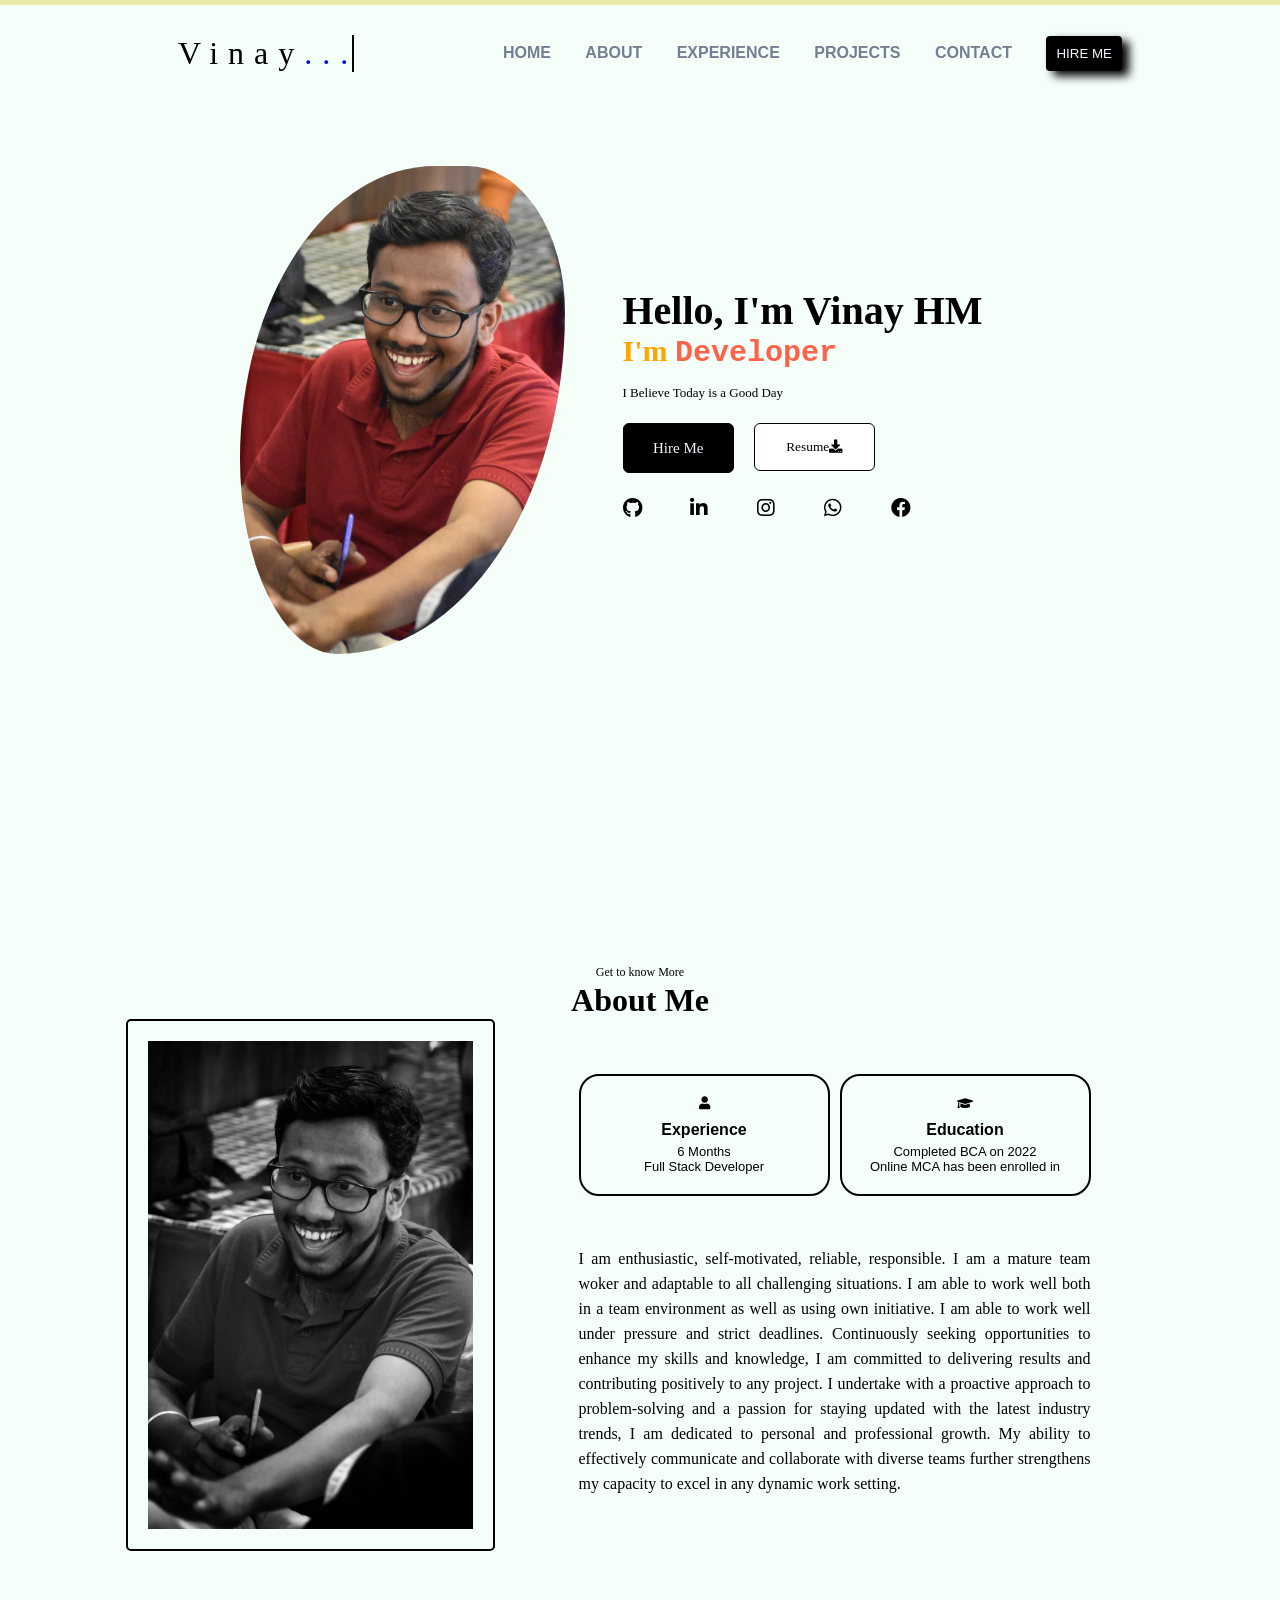
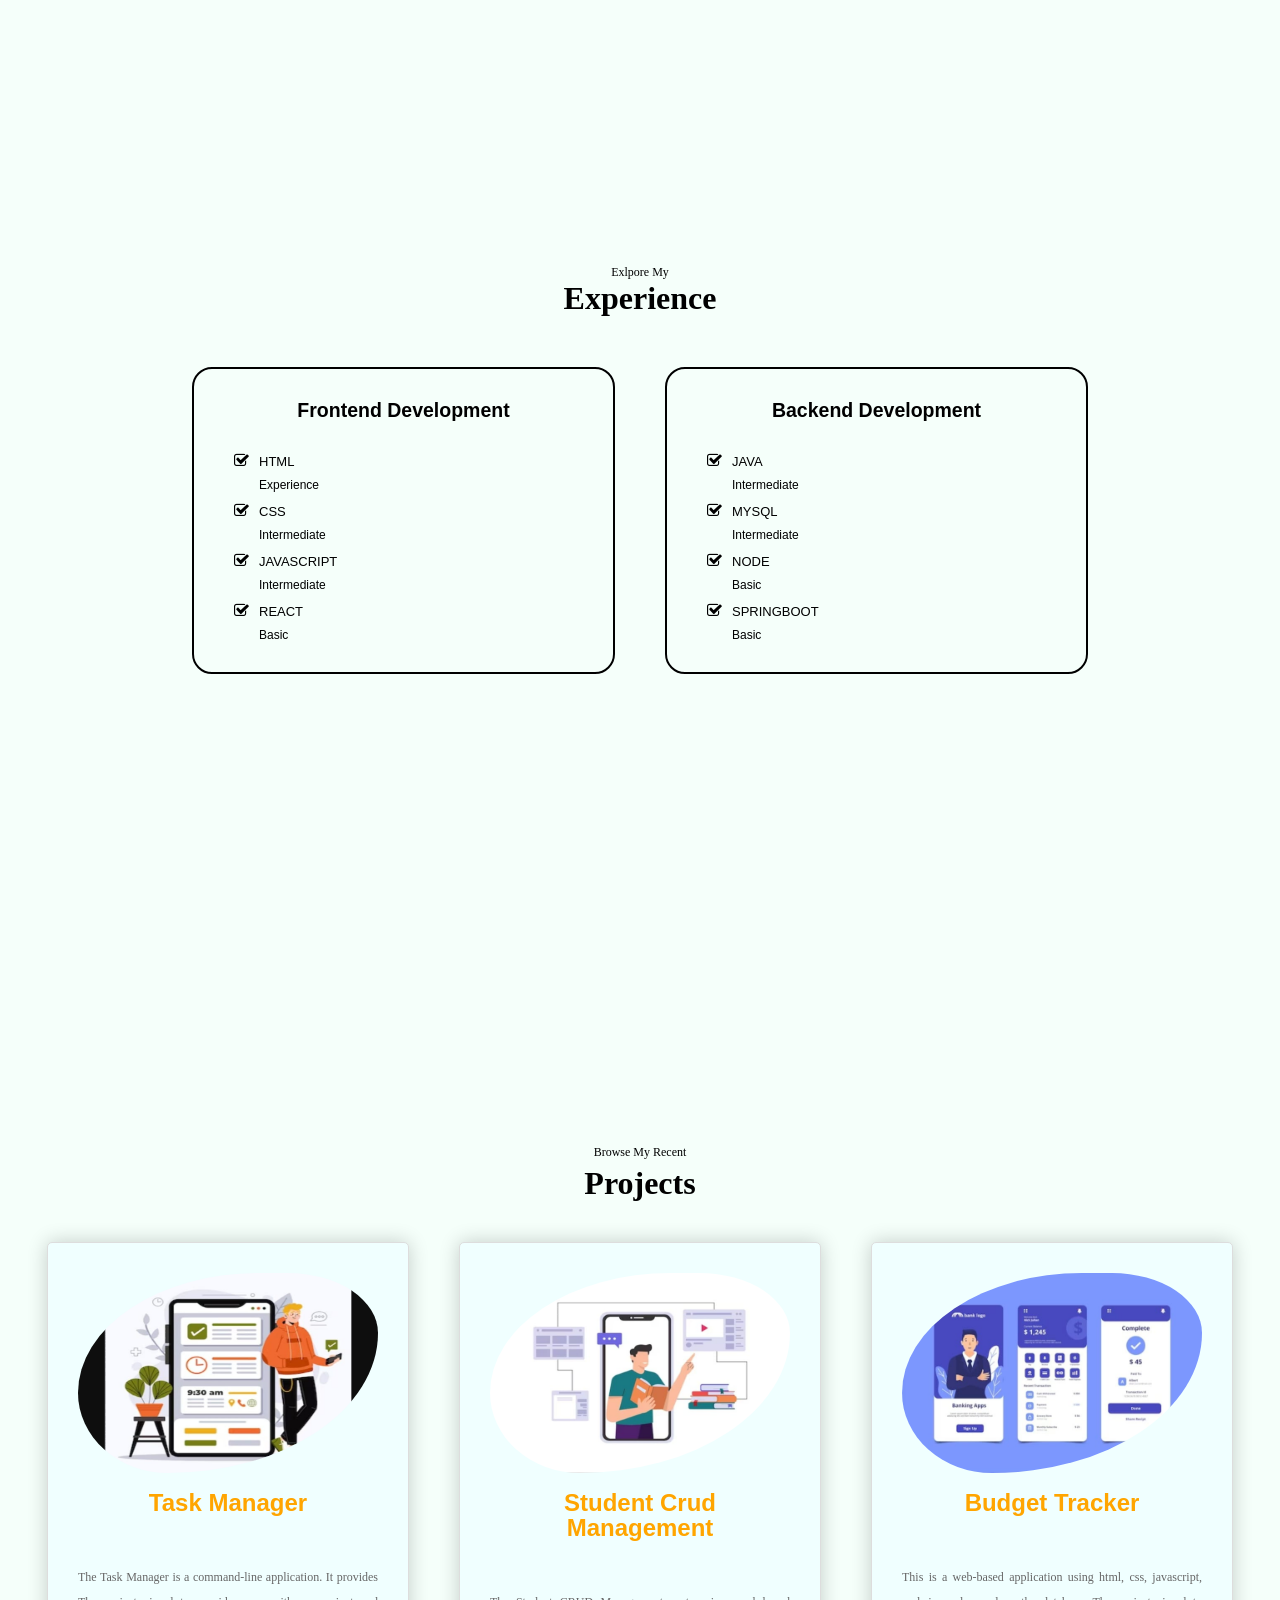
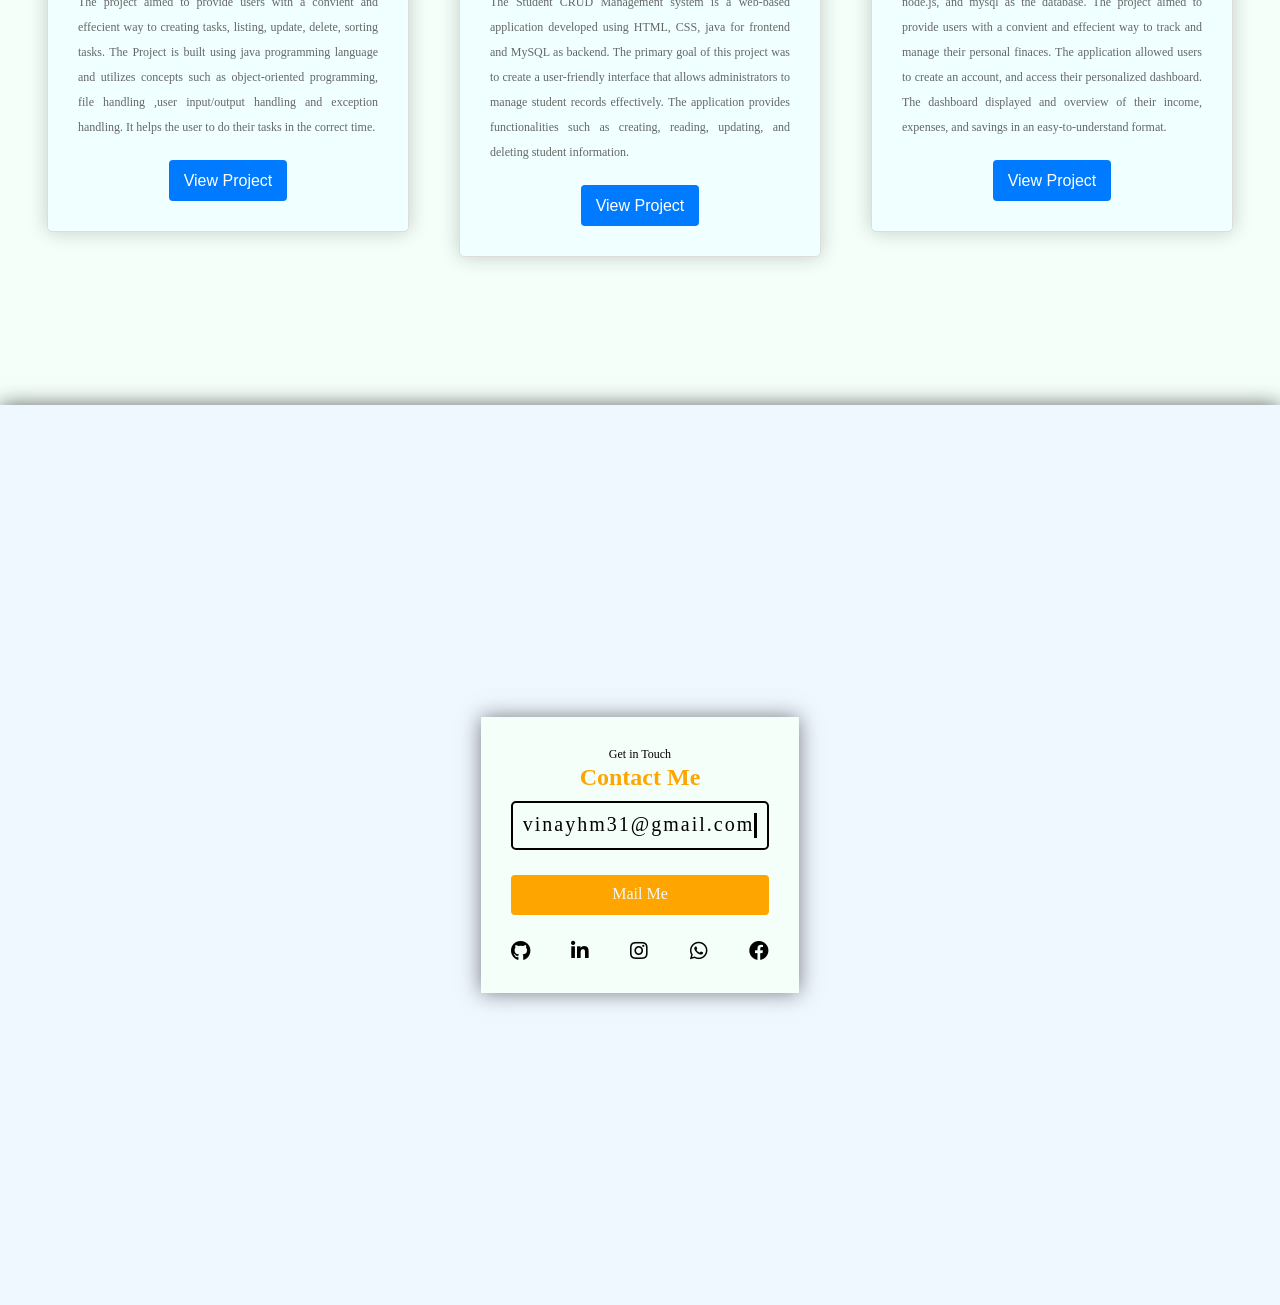
<file: index.html>
<!DOCTYPE html>
<html lang="en">
<head>
    <meta charset="UTF-8">
    <meta name="viewport" content="width=device-width, initial-scale=1.0">
    <title>Portfolio</title>
    <link rel="stylesheet" href="dashboard.css">
    <link rel="stylesheet" href="https://cdnjs.cloudflare.com/ajax/libs/font-awesome/5.15.3/css/all.min.css">
    <link rel="stylesheet" href="https://cdnjs.cloudflare.com/ajax/libs/font-awesome/4.7.0/css/font-awesome.min.css">
    <script src="https://ki.fontawesome.com/yourcode.js"></script>
</head>
<body>
    <div class="home">
        <nav class="navbar">
            <div class="menu-toogle">
                <div class="bar"></div>
                <div class="bar"></div>
                <div class="bar"></div>
            </div>
            <div class="static-heading">Vinay<p style="display: inline; color: blue;">...</p></div>
            <div class="navlist">
                <a href="#">HOME</a>
                <a href="#section2">ABOUT</a>
                <a href="#section3">EXPERIENCE</a>
                <a href="#section4">PROJECTS</a>
                <a href="#section5">CONTACT</a>
                <a href="#section5"><button class="hire-me-btn">HIRE ME</button></a>
            </div>
        </nav>
        
        <div class="text-content">
            <img src="images/vinay.jpeg">
            <div class="text">
                <h1>Hello, I'm Vinay HM</h1>
                <h2>I'm <p class="blink">Developer</p></h2>
                <p style="font-size: 13px;">I Believe Today is a Good Day</p>
                <div class="flex-buttons">
                    <a href="#section5" class="hire-button">Hire Me</a>
                    <button class="resume-button" id="downloadbutton">Resume<i class="fas fa-download"></i></button>
                </div>
                <div class="socialmedia-icons">
                    <a href="https://github.com/VinayHM31"><i class="fab fa-github" alt="icon"></i></a>
                    <a href="https://www.linkedin.com/in/vinay-hm-143u"><i class="fab fa-linkedin"></i></a>
                    <a href="https://instagram.com/solo_with_soul?igshid=MzNlNGNkZWQ4Mg=="><i class="fab fa-instagram"></i></a>
                    <a href="https://wa.me/+918050798177"><i class="fab fa-whatsapp"></i></a>
                    <a href="https://instagram.com/solo_with_soul?igshid=MzNlNGNkZWQ4Mg=="><i class="fab fa-facebook"></i></a>
                </div>
            </div>
        </div>
    </div>

    <!--About section-->
     
    <div class="About" id="section2">
        <div class="me">
            <p>Get to know More</p>
            <h1>About Me</h1>
        </div>
            
        <div class="image-text-div">
            <img src="images/WhatsApp Image 2023-08-25 at 7.25.19 PM.jpeg">
            <div class="education">
                <div class="hage">
                    <div class="experience">
                        <i class="fas fa-user"></i>
                        <p class="first">Experience</p>
                        <p>6 Months</p>
                        <p>Full Stack Developer</p>
                    </div>

                    <div class="experience">
                        <i class="fas fa-graduation-cap"></i>
                        <p class="first">Education</p>
                        <p>Completed BCA on 2022</p>
                        <p>Online MCA has been enrolled in</p>
                    </div>
                </div>    
                <div class="myinfo">
                <p>I am enthusiastic, self-motivated, reliable, responsible. 
                    I am a mature team woker and adaptable to all challenging situations. 
                    I am able to work well both in a team environment as well as using own initiative. 
                    I am able to work well under pressure and strict deadlines. Continuously seeking opportunities to enhance my skills and knowledge, 
                    I am committed to delivering results and contributing positively to any project. 
                    I undertake with a proactive approach to problem-solving and a passion for staying updated with the latest industry trends, 
                    I am dedicated to personal and professional growth. My ability to effectively communicate and collaborate with diverse teams further strengthens my capacity to excel in any dynamic work setting. 
                </p>
                </div>
            </div>
        </div>
    </div>

    <div class="Experience" id="section3">
        <div class="experience-heading">
            <p>Exlpore My</p>
            <h1>Experience</h1>
        </div>
        
        <div class="sumne">
        <div class="Experience-main-div">
            <div class="Experience-box-div">
                <div class="frontend-div">
                    <h2>Frontend Development</h2>
                    <div class="language">
                        <p><i class="fa fa-check-square-o"></i>HTML</p>
                        <li>Experience</li>
                    </div>
                    <div class="language">
                        <p><i class="fa fa-check-square-o"></i>CSS</p>
                        <li>Intermediate</li>
                    </div>
                    <div class="language">
                        <p><i class="fa fa-check-square-o"></i>JAVASCRIPT</p>
                        <li>Intermediate</li>
                    </div>
                    <div class="language">
                        <p><i class="fa fa-check-square-o"></i>REACT</p>
                        <li>Basic</li>
                    </div>
                </div>

                <div class="backend-div">
                    <h2>Backend Development</h2>
                    <div class="language">
                        <p><i class="fa fa-check-square-o"></i>JAVA</p>
                        <li>Intermediate</li>
                    </div>
                    <div class="language">
                        <p><i class="fa fa-check-square-o"></i>MYSQL</p>
                        <li>Intermediate</li>
                    </div>
                    <div class="language">
                        <p><i class="fa fa-check-square-o"></i>NODE</p>
                        <li>Basic</li>
                    </div>
                    <div class="language">
                        <p><i class="fa fa-check-square-o"></i>SPRINGBOOT</p>
                        <li>Basic</li>
                    </div>
                </div>
            </div>   
        </div>
        </div>
    </div>

    <!--projects-->
    <div class="projects" id="section4">
        <p>Browse My Recent</p>
        <h1>Projects</h1>
            <div class="project-cards">
                <div class="project-card">
                    <img src="images/WhatsApp Image 2023-08-23 at 5.53.04 PM.jpeg" alt="Project 1">
                    <h2>Task Manager</h2>
                    <p>The Task Manager is a command-line application. It provides
                        The project aimed to provide users with a convient and effecient way to 
                        creating tasks, listing, update, delete, sorting tasks. 
                        The Project is built using java programming language and utilizes concepts
                        such as object-oriented programming, file handling ,user input/output handling and exception handling.
                        It helps the user to do their tasks in the correct time.
                    </p>
                    <a href="https://github.com/VINAYHM31/TaskManager">View Project</a>
                </div>

                <div class="project-card">
                    <img src="images/WhatsApp Image 2023-08-23 at 5.58.18 PM.jpeg" alt="Project 1">
                    <h2>Student Crud Management</h2>
                    <p>The Student CRUD Management system is a web-based application developed using HTML, CSS, java for frontend and MySQL as backend. 
                        The primary goal of this project was to create a user-friendly interface that allows administrators to manage student records effectively. 
                        The application provides functionalities such as creating, reading, updating, and deleting student information.
                    </p>
                    <a href="https://github.com/VINAYHM31/Student_crud_management">View Project</a>
                </div>

                <div class="project-card">
                    <img src="images/WhatsApp Image 2023-08-23 at 5.58.17 PM.jpeg" alt="Project 1">
                    <h2>Budget Tracker</h2>
                    <p>This is a web-based application using html, css, javascript, node.js, and mysql as the database. 
                        The project aimed to provide users with a convient and effecient way to track and manage their personal finaces. 
                        The application allowed users to create an account, and access their personalized dashboard. 
                        The dashboard displayed and overview of their income, expenses, and savings in an easy-to-understand format.
                    </p>
                    <a href="https://github.com/VINAYHM31/TaskManager">View Project</a>
                </div>
            </div> 
    </div>


    <!-- contact -->
    <div class="contact" id="section5">
        <div class="contact-form">
            <p>Get in Touch</p>
            <h2>Contact Me</h2>
            <form>
                <div class="type">
                    <p class="type-ing">vinayhm31@gmail.com</p>
                </div>
                <a href="mailto:vinayhm31@gmail.com" class="submit">Mail Me</a>
            </form>
            <div class="social-icons">
              <a href="https://github.com/VinayHM31"><i class="fab fa-github"></i></a>
                    <a href="https://www.linkedin.com/in/vinay-hm-143u"><i class="fab fa-linkedin"></i></a>
                    <a href="https://instagram.com/solo_with_soul?igshid=MzNlNGNkZWQ4Mg=="><i class="fab fa-instagram"></i></a>
                    <a href="https://wa.me/+918050798177"><i class="fab fa-whatsapp"></i></a>
                    <a href="https://instagram.com/solo_with_soul?igshid=MzNlNGNkZWQ4Mg=="><i class="fab fa-facebook"></i></a>
                </div>
        </div>
    </div>
    <script src="script.js"></script>
</body>
</html>
</file>
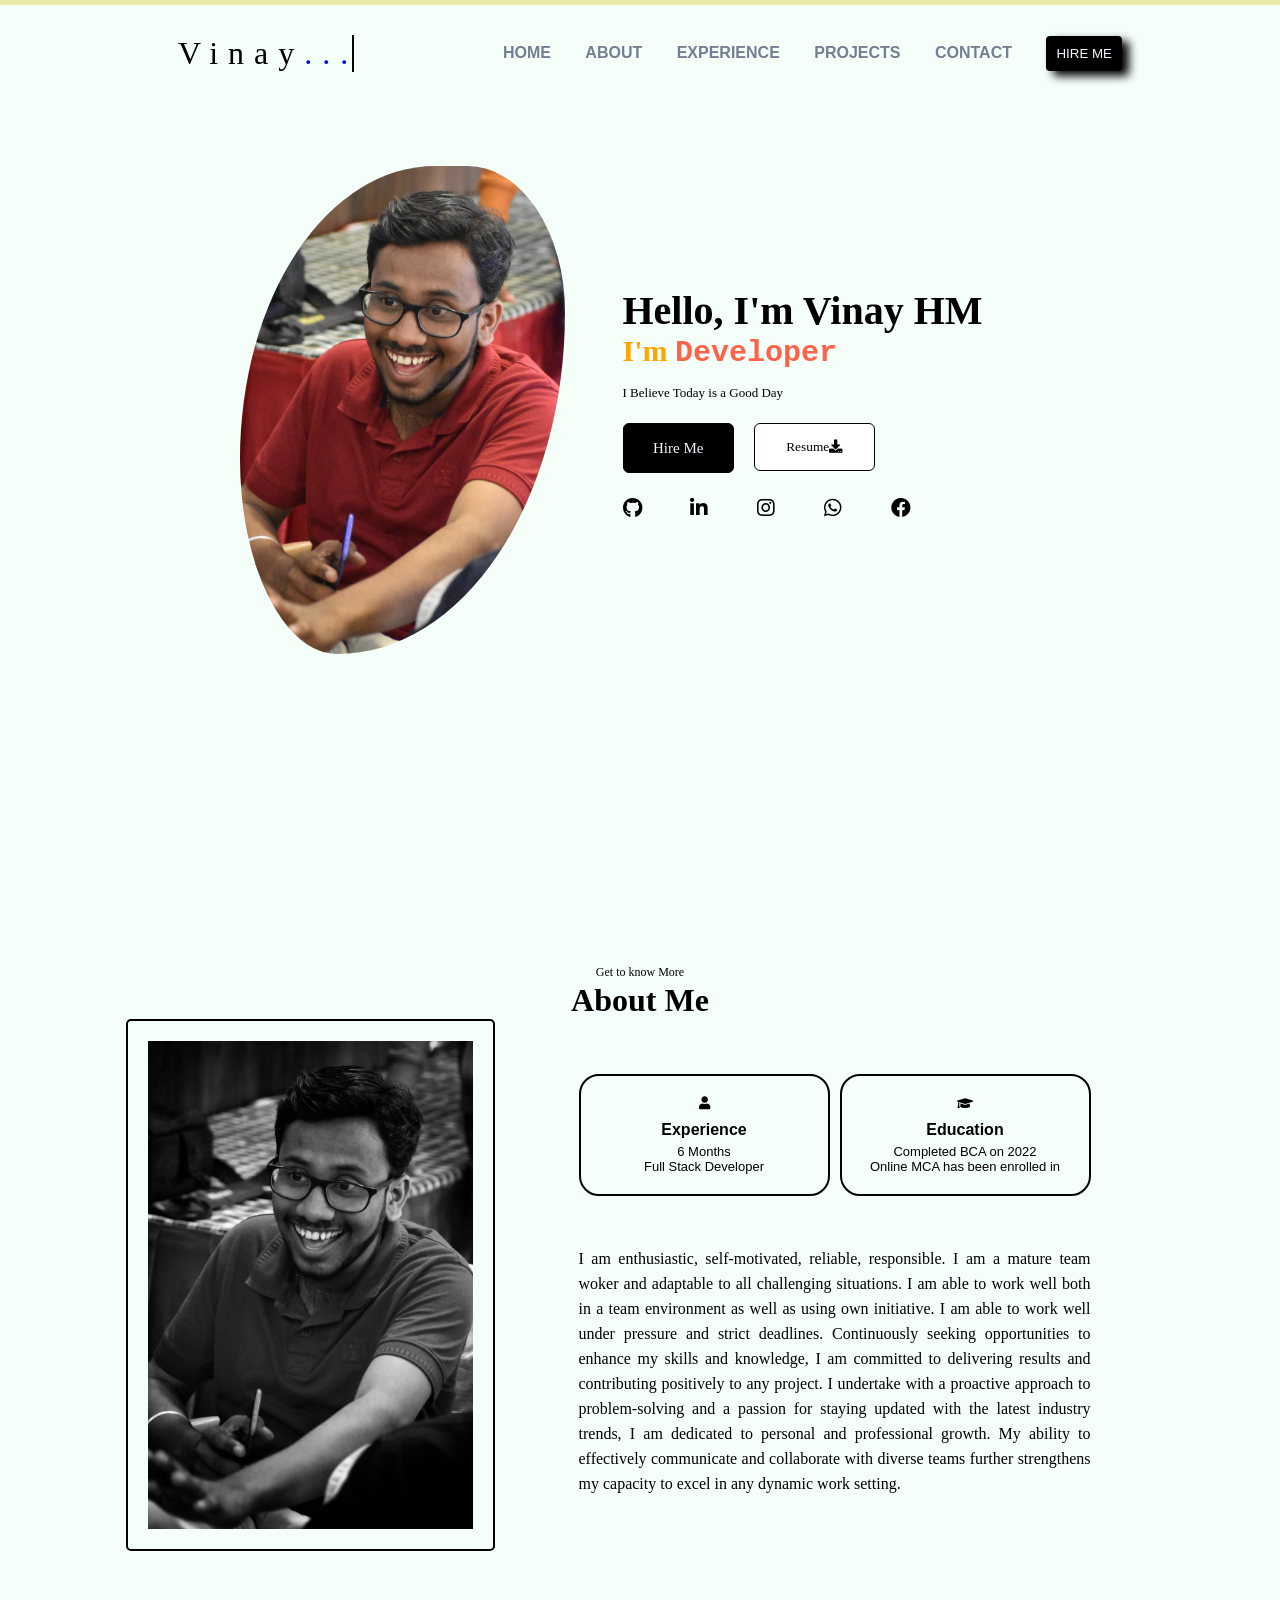
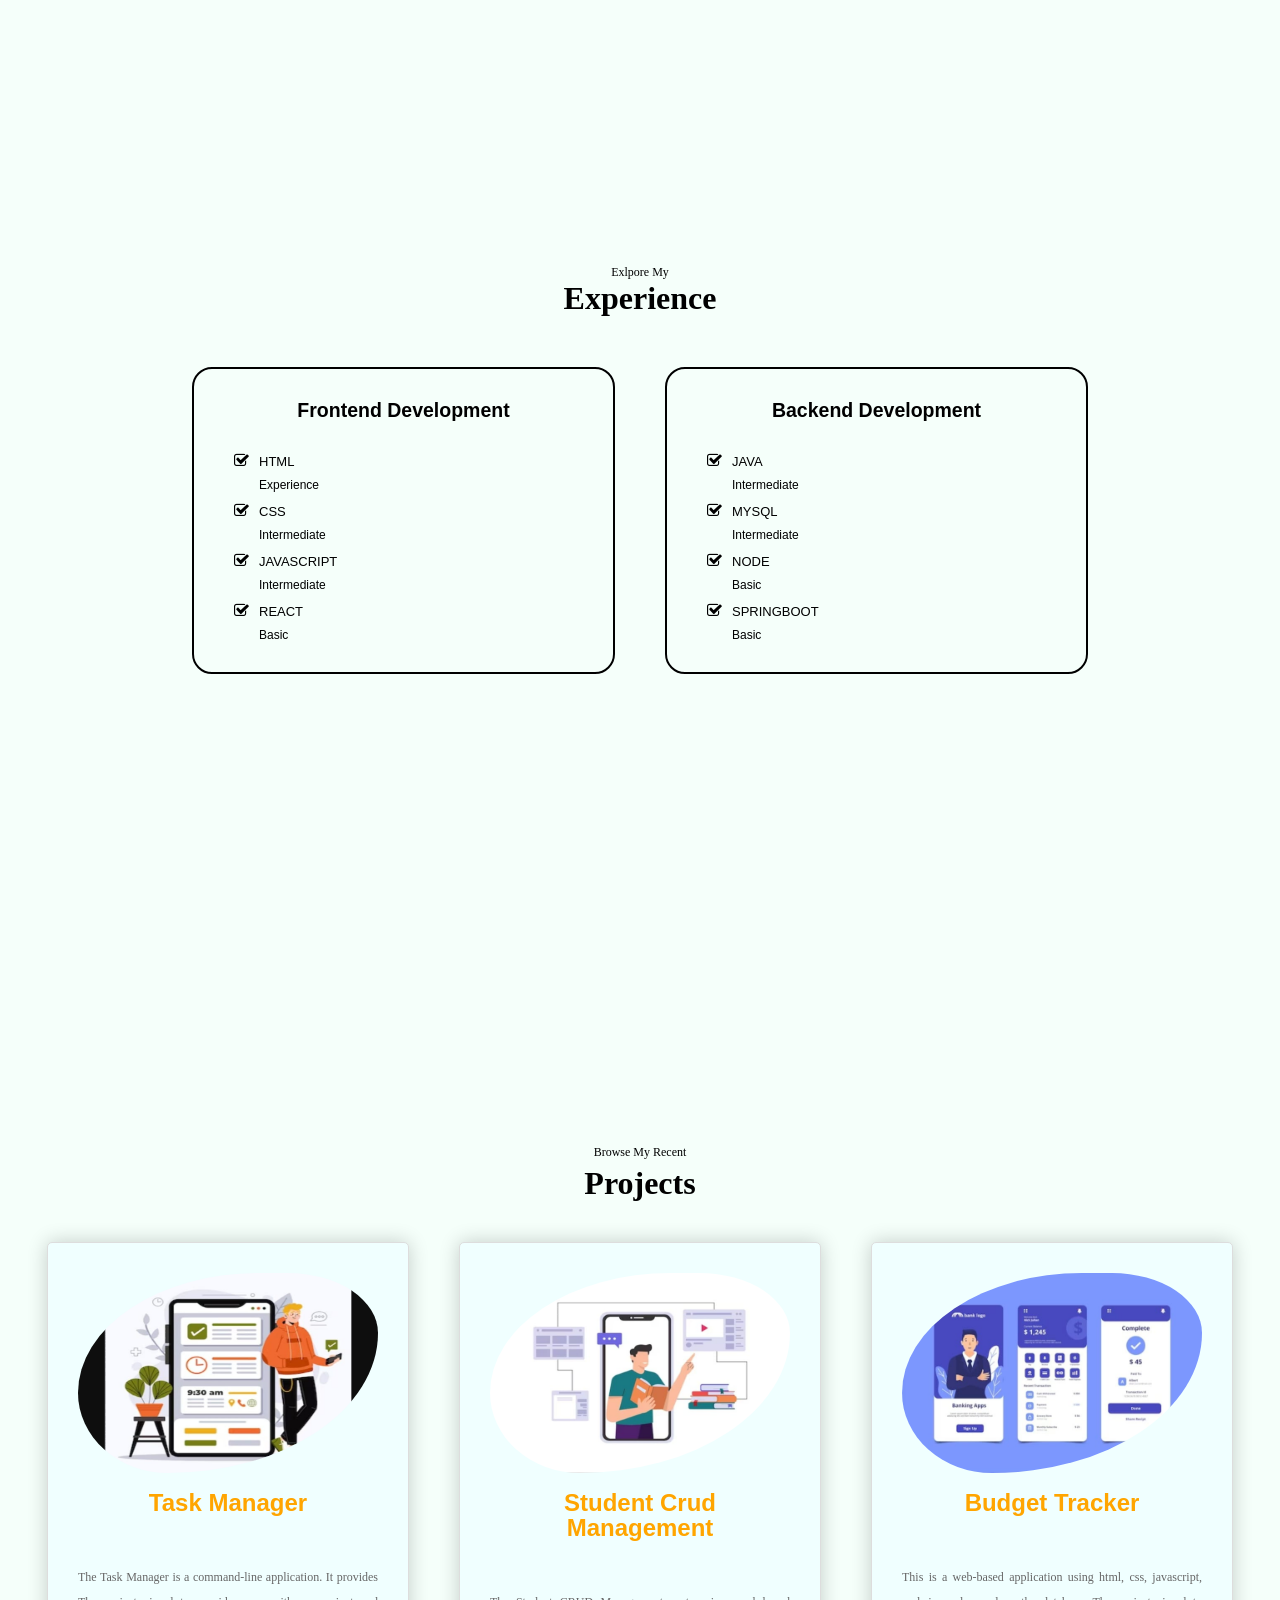
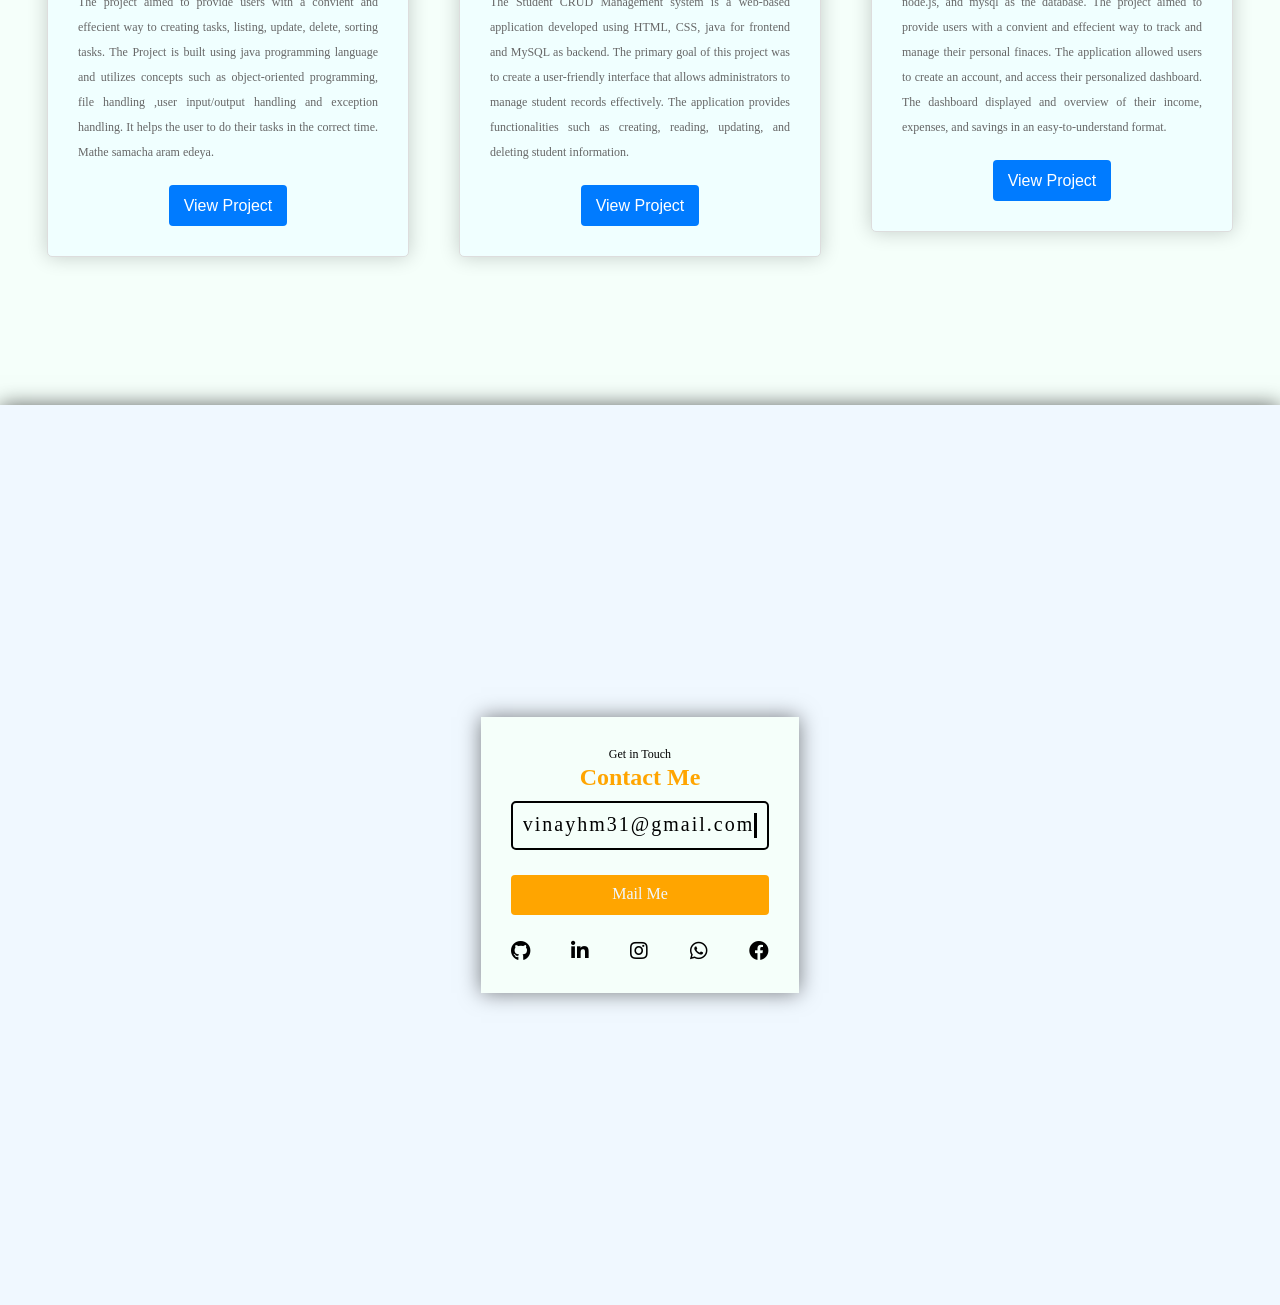
<file: dashboard.html>
<!DOCTYPE html>
<html lang="en">
<head>
    <meta charset="UTF-8">
    <meta name="viewport" content="width=device-width, initial-scale=1.0">
    <title>Portfolio</title>
    <link rel="stylesheet" href="dashboard.css">
    <link rel="stylesheet" href="https://cdnjs.cloudflare.com/ajax/libs/font-awesome/5.15.3/css/all.min.css">
    <link rel="stylesheet" href="https://cdnjs.cloudflare.com/ajax/libs/font-awesome/4.7.0/css/font-awesome.min.css">
    <script src="https://ki.fontawesome.com/yourcode.js"></script>
</head>
<body>
    <div class="home">
        <nav class="navbar">
            <div class="menu-toogle">
                <div class="bar"></div>
                <div class="bar"></div>
                <div class="bar"></div>
            </div>
            <div class="static-heading">Vinay<p style="display: inline; color: blue;">...</p></div>
            <div class="navlist">
                <a href="#">HOME</a>
                <a href="#section2">ABOUT</a>
                <a href="#section3">EXPERIENCE</a>
                <a href="#section4">PROJECTS</a>
                <a href="#section5">CONTACT</a>
                <a href="#section5"><button class="hire-me-btn">HIRE ME</button></a>
            </div>
        </nav>
        
        <div class="text-content">
            <img src="images/vinay.jpeg">
            <div class="text">
                <h1>Hello, I'm Vinay HM</h1>
                <h2>I'm <p class="blink">Developer</p></h2>
                <p style="font-size: 13px;">I Believe Today is a Good Day</p>
                <div class="flex-buttons">
                    <a href="#section5" class="hire-button">Hire Me</a>
                    <button class="resume-button" id="downloadbutton">Resume<i class="fas fa-download"></i></button>
                </div>
                <div class="socialmedia-icons">
                    <a href="https://github.com/VinayHM31"><i class="fab fa-github" alt="icon"></i></a>
                    <a href="https://www.linkedin.com/in/vinay-hm-143u"><i class="fab fa-linkedin"></i></a>
                    <a href="https://instagram.com/solo_with_soul?igshid=MzNlNGNkZWQ4Mg=="><i class="fab fa-instagram"></i></a>
                    <a href="https://wa.me/8050798177"><i class="fab fa-whatsapp"></i></a>
                    <a href="https://instagram.com/solo_with_soul?igshid=MzNlNGNkZWQ4Mg=="><i class="fab fa-facebook"></i></a>
                </div>
            </div>
        </div>
    </div>

    <!--About section-->
     
    <div class="About" id="section2">
        <div class="me">
            <p>Get to know More</p>
            <h1>About Me</h1>
        </div>
            
        <div class="image-text-div">
            <img src="images/WhatsApp Image 2023-08-25 at 7.25.19 PM.jpeg">
            <div class="education">
                <div class="hage">
                    <div class="experience">
                        <i class="fas fa-user"></i>
                        <p class="first">Experience</p>
                        <p>6 Months</p>
                        <p>Full Stack Developer</p>
                    </div>

                    <div class="experience">
                        <i class="fas fa-graduation-cap"></i>
                        <p class="first">Education</p>
                        <p>Completed BCA on 2022</p>
                        <p>Online MCA has been enrolled in</p>
                    </div>
                </div>    
                <div class="myinfo">
                <p>I am enthusiastic, self-motivated, reliable, responsible. 
                    I am a mature team woker and adaptable to all challenging situations. 
                    I am able to work well both in a team environment as well as using own initiative. 
                    I am able to work well under pressure and strict deadlines. Continuously seeking opportunities to enhance my skills and knowledge, 
                    I am committed to delivering results and contributing positively to any project. 
                    I undertake with a proactive approach to problem-solving and a passion for staying updated with the latest industry trends, 
                    I am dedicated to personal and professional growth. My ability to effectively communicate and collaborate with diverse teams further strengthens my capacity to excel in any dynamic work setting. 
                </p>
                </div>
            </div>
        </div>
    </div>

    <div class="Experience" id="section3">
        <div class="experience-heading">
            <p>Exlpore My</p>
            <h1>Experience</h1>
        </div>
        
        <div class="sumne">
        <div class="Experience-main-div">
            <div class="Experience-box-div">
                <div class="frontend-div">
                    <h2>Frontend Development</h2>
                    <div class="language">
                        <p><i class="fa fa-check-square-o"></i>HTML</p>
                        <li>Experience</li>
                    </div>
                    <div class="language">
                        <p><i class="fa fa-check-square-o"></i>CSS</p>
                        <li>Intermediate</li>
                    </div>
                    <div class="language">
                        <p><i class="fa fa-check-square-o"></i>JAVASCRIPT</p>
                        <li>Intermediate</li>
                    </div>
                    <div class="language">
                        <p><i class="fa fa-check-square-o"></i>REACT</p>
                        <li>Basic</li>
                    </div>
                </div>

                <div class="backend-div">
                    <h2>Backend Development</h2>
                    <div class="language">
                        <p><i class="fa fa-check-square-o"></i>JAVA</p>
                        <li>Intermediate</li>
                    </div>
                    <div class="language">
                        <p><i class="fa fa-check-square-o"></i>MYSQL</p>
                        <li>Intermediate</li>
                    </div>
                    <div class="language">
                        <p><i class="fa fa-check-square-o"></i>NODE</p>
                        <li>Basic</li>
                    </div>
                    <div class="language">
                        <p><i class="fa fa-check-square-o"></i>SPRINGBOOT</p>
                        <li>Basic</li>
                    </div>
                </div>
            </div>   
        </div>
        </div>
    </div>

    <!--projects-->
    <div class="projects" id="section4">
        <p>Browse My Recent</p>
        <h1>Projects</h1>
            <div class="project-cards">
                <div class="project-card">
                    <img src="images/WhatsApp Image 2023-08-23 at 5.53.04 PM.jpeg" alt="Project 1">
                    <h2>Task Manager</h2>
                    <p>The Task Manager is a command-line application. It provides
                        The project aimed to provide users with a convient and effecient way to 
                        creating tasks, listing, update, delete, sorting tasks. 
                        The Project is built using java programming language and utilizes concepts
                        such as object-oriented programming, file handling ,user input/output handling and exception handling.
                        It helps the user to do their tasks in the correct time. Mathe samacha aram edeya.
                    </p>
                    <a href="https://github.com/VINAYHM31/TaskManager">View Project</a>
                </div>

                <div class="project-card">
                    <img src="images/WhatsApp Image 2023-08-23 at 5.58.18 PM.jpeg" alt="Project 1">
                    <h2>Student Crud Management</h2>
                    <p>The Student CRUD Management system is a web-based application developed using HTML, CSS, java for frontend and MySQL as backend. 
                        The primary goal of this project was to create a user-friendly interface that allows administrators to manage student records effectively. 
                        The application provides functionalities such as creating, reading, updating, and deleting student information.
                    </p>
                    <a href="https://github.com/VINAYHM31/Student_crud_management">View Project</a>
                </div>

                <div class="project-card">
                    <img src="images/WhatsApp Image 2023-08-23 at 5.58.17 PM.jpeg" alt="Project 1">
                    <h2>Budget Tracker</h2>
                    <p>This is a web-based application using html, css, javascript, node.js, and mysql as the database. 
                        The project aimed to provide users with a convient and effecient way to track and manage their personal finaces. 
                        The application allowed users to create an account, and access their personalized dashboard. 
                        The dashboard displayed and overview of their income, expenses, and savings in an easy-to-understand format.
                    </p>
                    <a href="https://github.com/VINAYHM31/TaskManager">View Project</a>
                </div>
            </div> 
    </div>


    <!-- contact -->
    <div class="contact" id="section5">
        <div class="contact-form">
            <p>Get in Touch</p>
            <h2>Contact Me</h2>
            <form>
                <div class="type">
                    <p class="type-ing">vinayhm31@gmail.com</p>
                </div>
                <a href="mailto:vinayhm31@gmail.com" class="submit">Mail Me</a>
            </form>
            <div class="social-icons">
              <a href="https://github.com/VinayHM31"><i class="fab fa-github"></i></a>
                    <a href="https://www.linkedin.com/in/vinay-hm-143u"><i class="fab fa-linkedin"></i></a>
                    <a href="https://instagram.com/solo_with_soul?igshid=MzNlNGNkZWQ4Mg=="><i class="fab fa-instagram"></i></a>
                    <a href="https://wa.me/8050798177"><i class="fab fa-whatsapp"></i></a>
                    <a href="https://instagram.com/solo_with_soul?igshid=MzNlNGNkZWQ4Mg=="><i class="fab fa-facebook"></i></a>
                </div>
        </div>
    </div>
    <script src="script.js"></script>
</body>
</html>
</file>
<file: dashboard.css>
*{
    margin: 0;
    padding: 0;
    height: max-content;
}

body{
    height: max-content;
    background-color: #F5FFFA;
    overflow-y:scroll;
    border-top: 5px solid palegoldenrod;
    font-family: 'Josefin Sans', sans-serif;
}

body::-webkit-scrollbar{
    display: none;
}

.home, 
.About,
.Experience,
.contact,
.projects{
    width: 100%;
    height: 100%;
    min-height: 100vh;
    overflow: hidden;
}

.navbar{
    display: flex;
    justify-content: space-between;
    align-items: center;
    padding: 30px 0px;
    width: 80%;
    margin: auto;
    overflow: hidden;
}

.menu-toogle{
    display: none;
    flex-direction: column;
    cursor: pointer;
    float: right;
    width: 10px;
}

.bar{
    width: 20px;
    height: 3px;
    margin: 3px 0;
    background-color: black;
    float: right;
}

.navlist{
    margin: 0;
    padding: 0;
    text-align: center;
}

.navlist a{
    color: slategrey;
    display: inline-block;
    margin-right: 10px;
    text-decoration: none;
    font-size: 1rem;
    padding-right: 20px;
    position: relative;
    font-weight: bold;
    transition: transform 0.2s ease-in-out;
}

.navlist a:hover{
    transform: scale(1.2);
    color:black;
}

.static-heading{
    display :inline-flexbox;
    padding-left: 50px;
    font-size: 2em;
    letter-spacing: 10px;
    font-family: "Comic Sans MS",cursive;
    border-right: 2px solid;
    width: 17%;
    white-space: nowrap;
    overflow: hidden;
    animation:
            typing 5s steps(8, end) infinite, 
            cursor .6s step-end infinite
}

@keyframes typing {
    from { width: 0% }
    to { width: 17% }
}

@keyframes cursor {
    from, to{ border-color: transparent }
    50%{ border-color: black }
}

.hire-me-btn{
    cursor: pointer;
    background-color: black;
    border: none;
    width: 100%;
    height: 100%;
    color: aliceblue;
    padding: 10px;
    border-radius: 4px;
    box-shadow: 7px 5px 10px black;
}

.text-content{
    display: flex;
    align-items: center;
    justify-content: center;
    padding: 5%;
}

.text{
    font-size: 20px;
    font-family: "Comic Sans MS",cursive;
    text-align: justify;
    width:max-content;
    position: relative;
    align-self: center;
    padding: 5%;
    line-height: 40px;
}

h2{
    color: #FFA500;
}

.blink{
    display: inline;
    color: tomato;
    animation: blink 6s linear infinite;
    font-family:monospace;
}

@keyframes blink {
   0%, 50%, 100%{
    opacity: 1;
   }
   25%, 75%{
    opacity: 0;
   }
}

.flex-buttons{
    display: flex;
    gap: 20px;
    width: 70%;
    padding-top: 10px;
    font-size: 15px;
    text-align: center;
    justify-content: center;
}

.hire-button, .resume-button{
    cursor: pointer;
    background-color: black;
    border: 1px solid black;
    width: 100%;
    color: aliceblue;
    padding: 4px;
    border-radius: 6px;
    text-decoration: none;
}

.resume-button{
    background-color: white;
    color: black;
    font-family: "Comic Sans MS",cursive;
    padding: 15px;
}

.socialmedia-icons{
    display: flex;
    justify-content: space-between;
    align-items: center;
    width: 80%;
    padding-top: 15px;
}

.socilamedia-icons a i{
    color: black;
    font-size: 24px;
}

i { color: black; }

img{
    width: 325px;
    animation: img 8s ease-in-out infinite;
    border-radius:  60% 30% 70%/60% 30% 70% 40%;
}

@keyframes img {
    0%{
        border-radius:  60% 40% 30% 70%/60% 30% 70% 40%;
    }

    50%{
        border-radius:  30% 60% 40%/50% 60% 30% 60%;
    }
}

/*About*/

.me{
    padding-top: 60px;
    text-align: center;
    font-family: "Comic Sans MS",cursive;
}

.me p{
    font-size: 12px;
    padding-bottom: 2px;
}

.image-text-div{
    display: flex;
    align-items: center;
    justify-content: center;
    gap: 20px;
}

.image-text-div img{
    animation: none;
    border: 2px solid black ;
    padding: 20px;
    border-radius: 5px;
}

.education{
    display: flex;
    flex-direction: column;
    font-size: 20px;
    align-items: center;
    gap: 20px;  
    width: 50%;
}

.hage{
    display: flex;
    flex-wrap: wrap;
    align-items: center;
    justify-content: space-between;
    font-size: 20px;
    gap: 10px;
    box-sizing: border-box;
    width: 80%;
}

.experience{
    align-items: center;
    gap: 10px;
    border: 2px solid black;
    border-radius: 20px;
    font-size: 13px;
    padding: 20px;
    flex: 1;
    text-align: center;
    box-sizing: border-box;
    justify-content: space-between;
}

.education-column{
    flex: 1;
}

.first{
    margin-top: 10px;
    font-size: 16px;
    font-weight: bold;
    margin-bottom: 5px;
}

.myinfo{
    font-size: 16px;
    margin-top: 30px;
    text-align: justify;
    width: 80%;
    line-height: 25px;
    font-family: "Comic Sans MS",cursive;
}

/*EXPERIENCE*/

.Experience{
    display: flex;
    flex-direction: column;
    align-items: center;
    gap: 20px;
}

.experience-heading{
    padding-top: 60px;
    text-align: center;
    font-family: "Comic Sans MS",cursive;
}

.experience-heading p{
    font-size: 12px;
}

.sumne{
    width: 70%;
}

.Experience-main-div{
    padding-top: 30px;
    flex-direction: column;
    font-size: 20px;
}

.Experience-box-div{
    display: flex;
    flex-wrap: wrap;
    justify-content: space-between;
    box-sizing: border-box;
    gap: 50px;
}

.frontend-div h2,
.backend-div h2{
    text-align: center;
    font: bold;
    color: black;
    margin-bottom: 20px;
}

.frontend-div,
.backend-div{
    border: 2px solid black;
    border-radius: 20px;
    font-size: 13px;
    padding: 30px;
    flex: 1;
    text-align:left;
    box-sizing: border-box;
    justify-content: space-between;
    font-family: sans-serif
}

.Experience-box-div-coloumn{
    flex: 1;
}

.language i{
    padding: 10px;
    font-size: 16px;
}

.language li{
    list-style-type: none;
    font-size: 12px;
    padding-left: 35px;
}

.language p{
    font: bold;
}

/*Contact*/
.contact{
    display: flex;
    justify-content: center;
    align-items: center;
    background-color: aliceblue;  
    text-align: center;
    font-family: "Comic Sans MS",cursive;
    box-shadow: 0 0 20px rgba(0, 0, 0, 0.6);
}

.contact-form {
    box-shadow: 0 0 20px rgba(0, 0, 0, 0.5);
    background-color: #F5FFFA;
    padding: 30px;
}

.contact-form p{
    font-size: 12px;
    padding-bottom: 2px;
}

.contact-form h2 {
    margin-bottom: 10px;
}

.contact-form form {
    display: flex;
    flex-direction: column;
    width: 100%;
    gap: 25px;
}

.submit{
    cursor: pointer;
    background-color: #FFA500;
    border: none;
    color: aliceblue;
    height: 30px;
    border-radius: 4px;
    padding-top: 10px;
}

.contact-form form  a{
    text-decoration: none;
}

.social-icons {
    display: flex;
    justify-content: space-between;
    margin-top: 25px;
    font-size: 20px;
}

.type{
    border: 2px solid black;
    padding: 10px;
    border-radius: 5px;
}

.type p{
    font-size: 20px;
}

.type-ing{
    overflow: hidden;
    white-space: nowrap;
    border-right: .15em solid black;
    letter-spacing: 2px;
    animation: typ 6s steps(22, end) infinite, blink-caret .5s step-end infinite;
}

@keyframes typ {
    from{
        width: 0%;
    }
    to{
        width: 100%;
    }
}

@keyframes blink-caret {
    from, to {
        border-color: transparent;
    }
    50%{
        border-color: black;
    }
    
}

/*projects*/

.projects{
    text-align: center;
}

.projects p{
    padding-top: 40px;
    font-size: 12px;
    margin-bottom: 5px;
    font-family: "Comic Sans MS",cursive;
}

.projects h1{
    margin-bottom: 40px;
    font-family: "Comic Sans MS",cursive;
}

.project-cards{
    display: flex;
    flex-wrap: wrap;
    justify-content: center;
    gap:50px;
    margin-bottom: 30px;
}

.project-card{
    background-color: azure;
    border: 1px solid #ddd;
    border-radius: 5px;
    padding: 30px;
    width: 300px;
    box-shadow: 0 0 20px rgba(0, 0, 0, 0.2);
    line-height: 25px;
    transition: transform 0.3s ease-in-out;
}

.project-card:hover{
    transform: scale(1.06);
    box-shadow: 0 0 20px rgba(0, 0, 0, 0.6);
}

.project-card img{
    max-width: 100%;
}

.project-card h2{
    margin-top: 10px;
}

.project-card p{
    margin-top: 10px;
    color: #666;
    text-align: justify;
}

.project-card a{
    display: inline-block;
    margin-top: 15px;
    padding: 8px 15px;
    background-color: #007bff;
    color: white;
    text-decoration: none;
    border-radius: 4px;
    transition: background-color 0.3s ease;
}

.project-card a:hover{
    background-color: #0056b3;
}

.project-card img{
    height: 200px;
    animation: none;
    border-radius:  60% 30% 70%/60% 30% 70% 40%;
}

/*Responsive*/

@media  (max-width:768px){
    body{
        font-family: 'Courier New', Courier, monospace;
    }
    .menu-toogle{
        display: flex;
    }

    .static-heading{
        font-size: 20px;
        width: 100%;
        font-family: 'Times New Roman', Times, serif;
    }
    
    @keyframes typing {
        from { width: 0% }
        to { width: 34% }
    }

    .navbar{
        width: 80%;
        padding-left: 15px;
        margin: 10px;
    }

    .navlist{
        display: none;
        flex-direction: column;
        position: absolute;
        top: 60px;
        left: 0;
        background-color: whitesmoke;
        width: 30%;
        transition: transform 0.3s ease-in-out;
        transform: translateX(-100%);
    }

    .navlist.active{
        display: flex;
        transform: translateX(0);
    }

    .navlist a{
        color: slategrey;
        text-align:center;
        padding: 10px;
    }

    .navlist a::after{
        width: 50%;
        left: 25%;
        bottom: -2px;
    }

    .hire-me-btn{
        display: block;
        width: 100%;
        text-align: center;
    }

    .text-content{
        flex-direction: column;
        align-items: center;
        justify-content: center;
        gap: 5px;
        padding-top: 65px;
    }

    .flex-buttons{
        flex-direction: row;
        align-items: center;
        justify-content: center;
        width: 100%;
        text-align: center;
    }

    .text h1{
        font-size: 30px;
        font-family: 'Josefin Sans', sans-serif;
    }

    .text h2{
        font-size: 25px;
        font-family: 'Josefin Sans', sans-serif;
    }

    .socialmedia-icons{
        width: 100%;
    }

    img{
        width: 275px;
    }

    /*Responsive about page*/
    .About{
        padding: 2px;
    }

    .me{
        padding-top: 20px;
        font-family: 'Josefin Sans', sans-serif;
    }

    .image-text-div{
        flex-direction: column;
        align-items: center;
        padding: 0;
        width: 100%;
        margin-top: 10px;
    }

    .education{
        text-align: center;
        flex-direction: column;
        width: 90%;
    }

    .hage{
        display: flex;
        flex-direction: column;
        align-items: center;
        text-align: center;
        width: 100%;
    }
    
    .experience{
        margin-top: 10px;
        border: 1px solid black;
        padding: 15px;
        width: 100%;
        font-size: 14px;
    }

    .myinfo{
        width: 95%;
        margin-top: 10px;
        font-size: 16px;
        line-height: 30px;
        font-family: 'Times New Roman', Times, serif;
    }

    .sumne{
        width: 90%;
    }

    .Experience{
        width: 100%;
    }

    .experience-heading{
        font-family: 'Josefin Sans', sans-serif;
    }

    .Experience-main-div{
        padding-top: 30px;
    }

    .Experience-box-div{
        justify-content: space-between;
        box-sizing: border-box;
        gap: 30px;
        flex-direction: column;
        margin-bottom: 20px;
    }

    .frontend-div,
    .backend-div{
        border: none;
        border-radius: 20px;
        font-size: 16px;
        padding: 20px;
        flex: 1;
        text-align:left;
        box-sizing: border-box;
        justify-content: space-between;
        box-shadow: 0 0 20px rgba(0, 0, 0, 0.5);
    }

    .frontend-div li,
    .backend-div li{
        font-size: 14px;
    }

    .contact-form{
        padding: 45px;
    }

    .contact-form h2{
        margin-bottom: 30px;
    }
    
    .submit{
        font-size: 20px;
        padding-bottom: 10px;
    }

    .social-icons a i{
        font-size: 25px;
    }

    .projects p,
    .projects h1{
        font-family: 'Josefin Sans', sans-serif;
    }

    .project-card p{
        font-family: 'Times New Roman', Times, serif;
    }

    .contact-form{
        font-family: 'Josefin Sans', sans-serif;
    }

}
</file>
